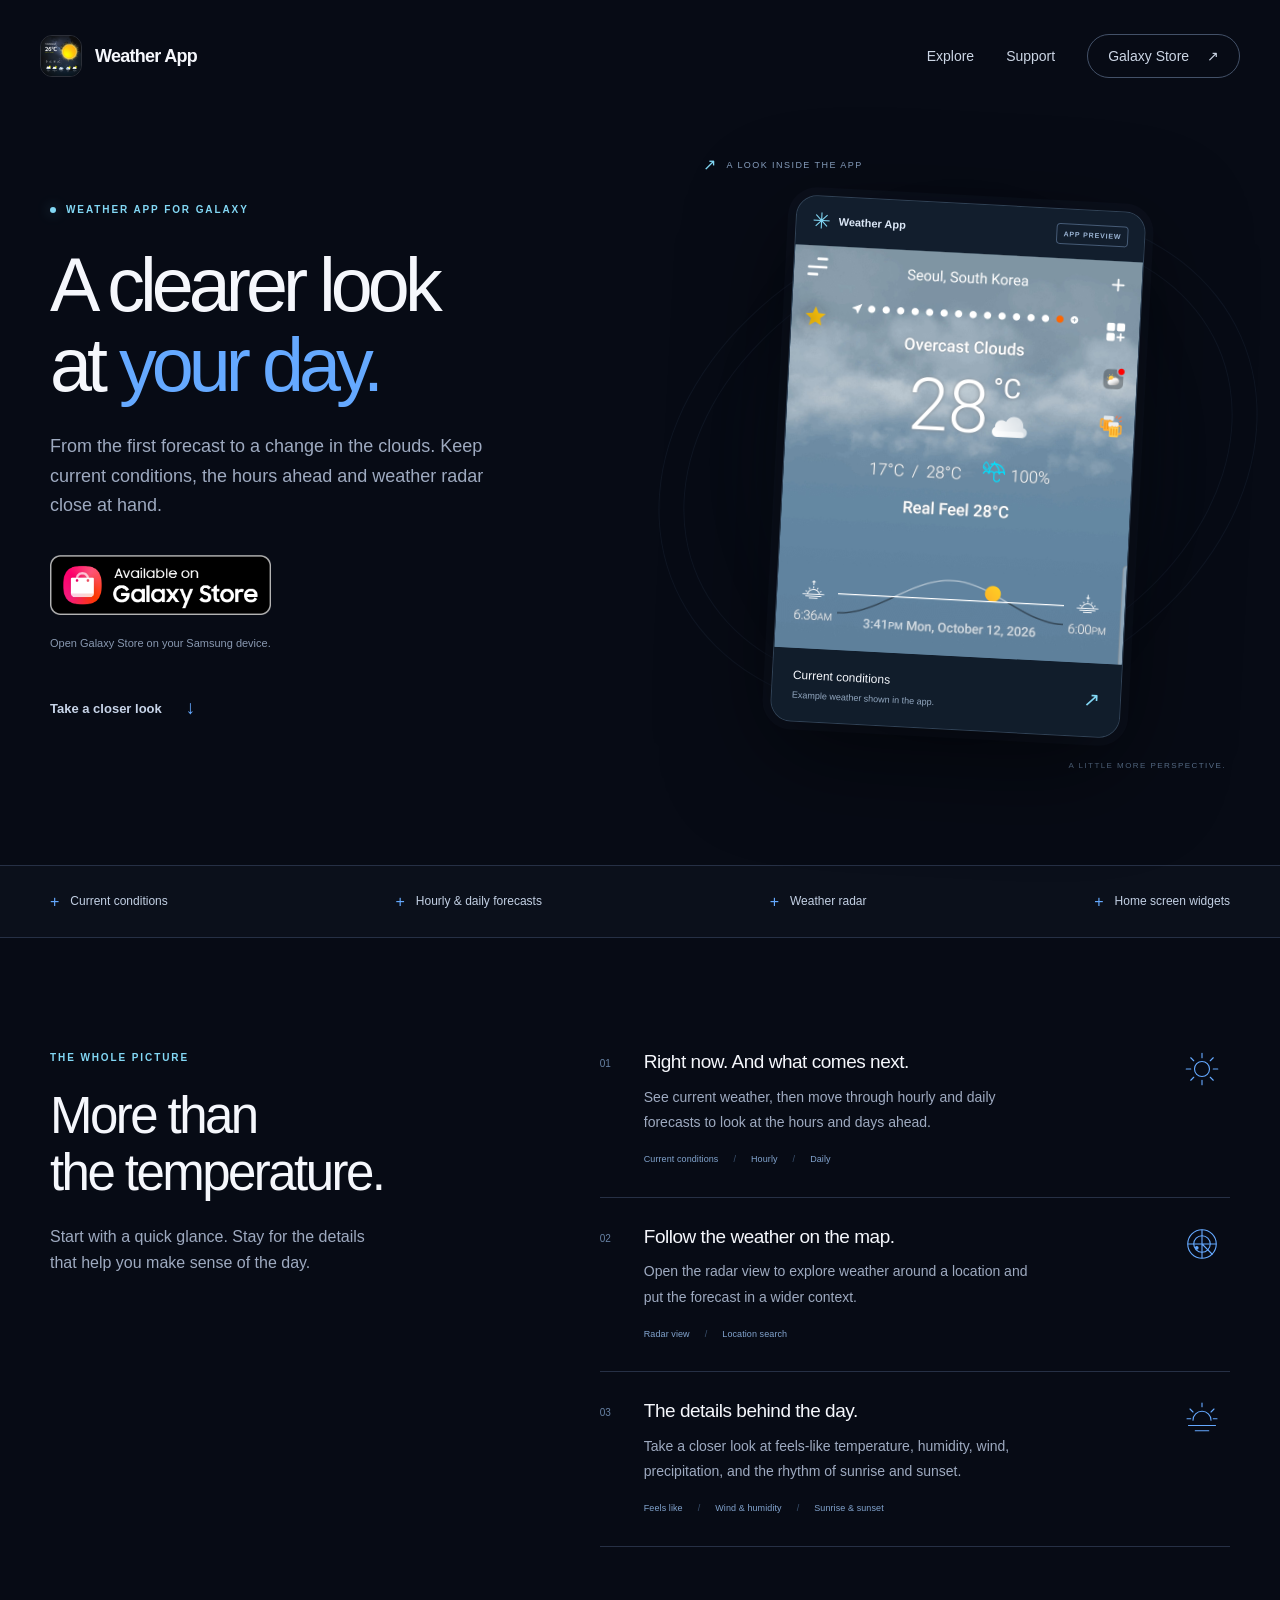
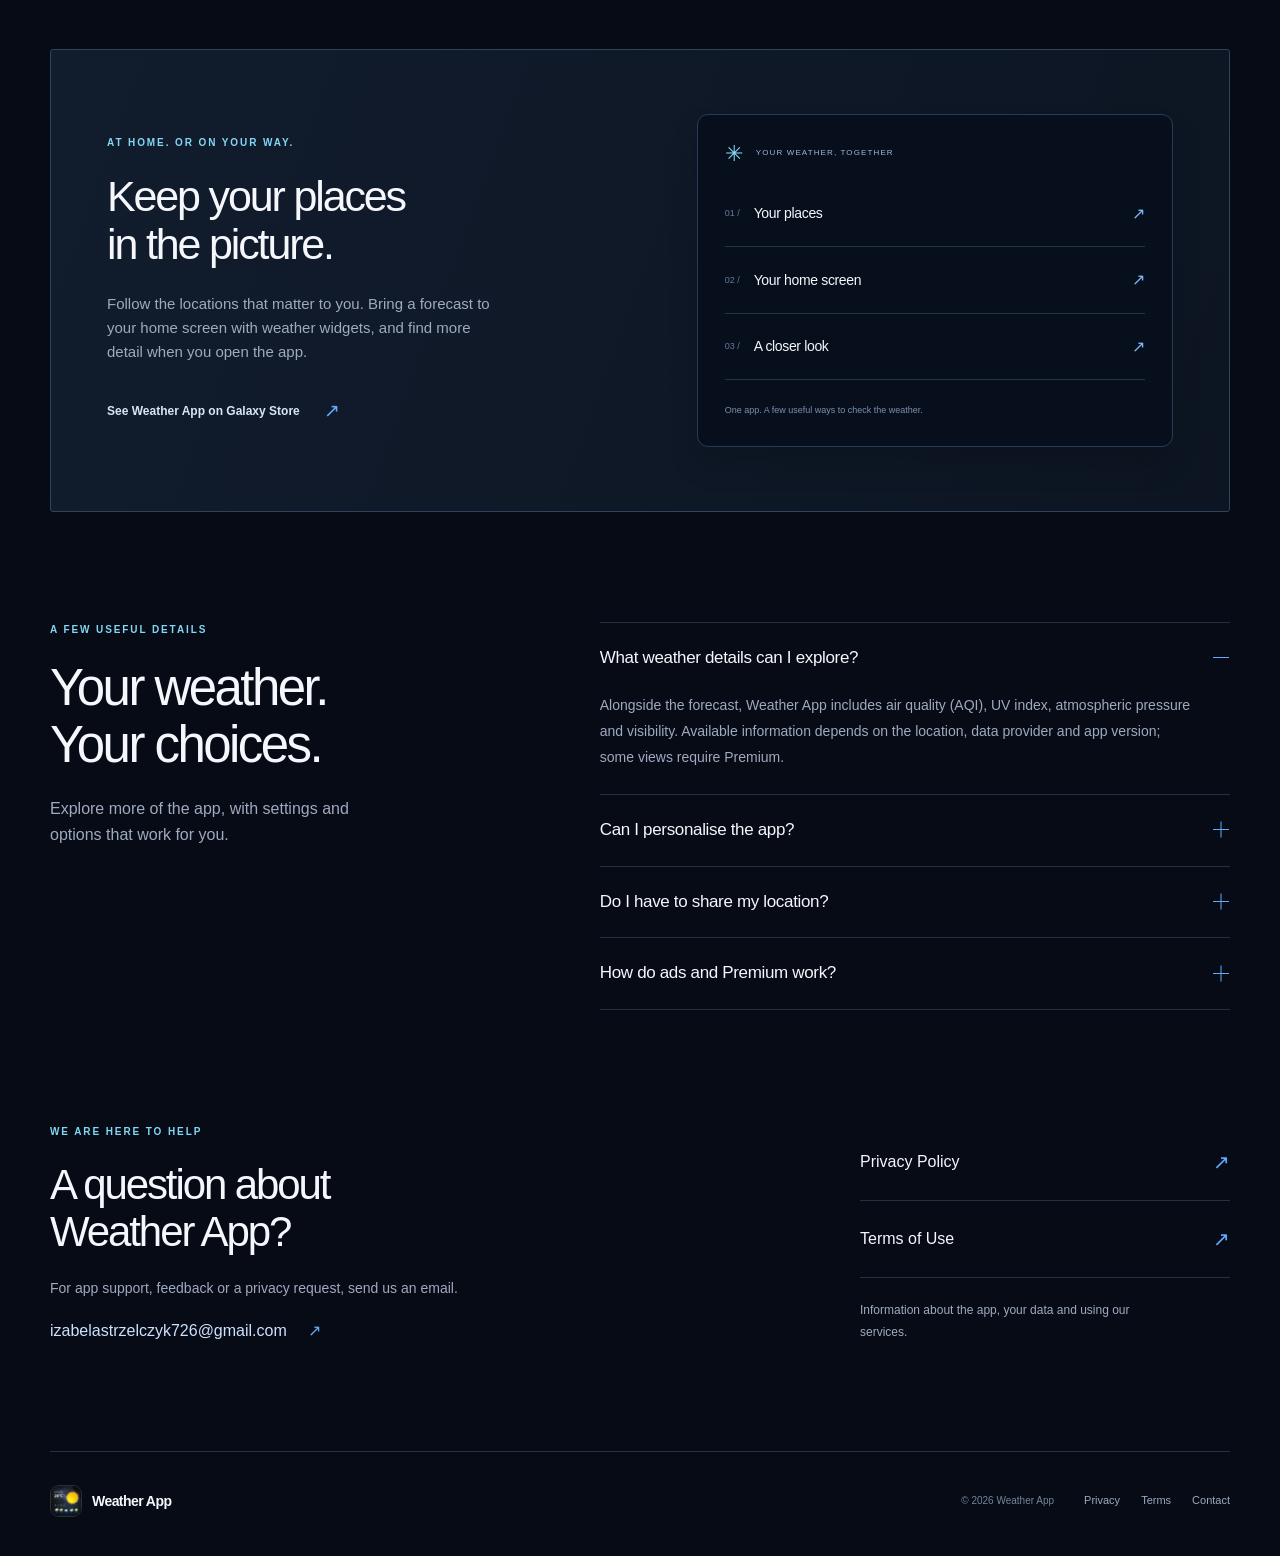
<file: index.html>
<!doctype html>
<html lang="en">
<head>
  <meta charset="utf-8">
  <meta name="viewport" content="width=device-width, initial-scale=1">
  <meta name="theme-color" content="#070b15">
  <meta name="description" content="Meet Weather App for Samsung Galaxy. Check current conditions, explore hourly and daily forecasts, and take a closer look with weather radar.">
  <meta property="og:type" content="website">
  <meta property="og:title" content="Weather App — A clearer look at your day">
  <meta property="og:description" content="Current conditions, hourly and daily forecasts, and weather radar for your Samsung Galaxy.">
  <meta property="og:url" content="https://metosapps.github.io/weather-app-galaxy/">
  <meta property="og:image" content="https://metosapps.github.io/weather-app-galaxy/assets/weather-app-icon.png">
  <title>Weather App — A clearer look at your day</title>
  <link rel="canonical" href="https://metosapps.github.io/weather-app-galaxy/">
  <link rel="icon" type="image/png" href="assets/weather-app-icon.png">
  <link rel="stylesheet" href="styles.css?v=b0fbc5aafc">
</head>
<body>
  <a class="skip-link" href="#main">Skip to content</a>
  <header class="site-header">
    <a class="brand" href="./" aria-label="Weather App home"><img src="assets/weather-app-icon.png" width="42" height="42" alt=""><span>Weather App</span></a>
    <nav class="site-nav" aria-label="Main navigation"><a href="#features">Explore</a><a href="#support">Support</a><a class="nav-download" href="https://galaxystore.samsung.com/detail/rad.galxy.weatherslive.accu.gpsweather.dailyapps.channels">Galaxy Store <span aria-hidden="true">↗</span></a></nav>
  </header>
  <main id="main">
    <section class="hero container" aria-labelledby="hero-title">
      <div class="hero-copy">
        <p class="eyebrow"><span class="status-dot" aria-hidden="true"></span> WEATHER APP FOR GALAXY</p>
        <h1 id="hero-title">A clearer look<br>at <span>your day.</span></h1>
        <p class="hero-description">From the first forecast to a change in the clouds. Keep current conditions, the hours ahead and weather radar close at hand.</p>
        <a class="store-badge" href="https://galaxystore.samsung.com/detail/rad.galxy.weatherslive.accu.gpsweather.dailyapps.channels" aria-label="View Weather App on Galaxy Store"><img src="assets/galaxy-store-badge.png" width="652" height="177" alt="Available on Galaxy Store"></a>
        <p class="download-note">Open Galaxy Store on your Samsung device.</p>
        <a class="text-link explore-link" href="#features">Take a closer look <span aria-hidden="true">↓</span></a>
      </div>
      <div class="hero-visual">
        <div class="orbit orbit-one" aria-hidden="true"></div><div class="orbit orbit-two" aria-hidden="true"></div>
        <div class="preview-label"><span aria-hidden="true">↗</span> A LOOK INSIDE THE APP</div>
        <figure class="app-preview">
          <div class="preview-topbar"><span class="mini-mark" aria-hidden="true">✳</span><span>Weather App</span><span class="preview-pill">APP PREVIEW</span></div>
          <div class="screenshot-window"><img src="assets/weather-app-preview.png" width="1440" height="3088" alt="Weather App showing Seoul, overcast conditions, current and feels-like temperatures, and sunrise and sunset times."></div>
          <figcaption><span>Current conditions</span><span class="caption-arrow" aria-hidden="true">↗</span><small>Example weather shown in the app.</small></figcaption>
        </figure>
        <span class="visual-coordinate" aria-hidden="true">A LITTLE MORE PERSPECTIVE.</span>
      </div>
    </section>
    <section class="overview-strip" aria-label="Weather at a glance">
      <div class="container overview-items"><span>Current conditions</span><span>Hourly &amp; daily forecasts</span><span>Weather radar</span><span>Home screen widgets</span></div>
    </section>
    <section class="features-section container" id="features" aria-labelledby="features-title">
      <div class="section-heading"><p class="eyebrow">THE WHOLE PICTURE</p><h2 id="features-title">More than<br>the temperature.</h2><p>Start with a quick glance. Stay for the details that help you make sense of the day.</p></div>
      <div class="feature-list">
        <article class="feature-row"><span class="feature-number">01</span><div><h3>Right now. And what comes next.</h3><p>See current weather, then move through hourly and daily forecasts to look at the hours and days ahead.</p><div class="feature-tags"><span>Current conditions</span><span>Hourly</span><span>Daily</span></div></div><svg class="feature-icon" viewBox="0 0 48 48" fill="none" aria-hidden="true"><circle cx="24" cy="24" r="10" stroke="currentColor" stroke-width="1.5"/><path d="M24 3v6m0 30v6M3 24h6m30 0h6M9 9l4 4m22 22 4 4M9 39l4-4m22-22 4-4" stroke="currentColor" stroke-width="1.5" stroke-linecap="round"/></svg></article>
        <article class="feature-row"><span class="feature-number">02</span><div><h3>Follow the weather on the map.</h3><p>Open the radar view to explore weather around a location and put the forecast in a wider context.</p><div class="feature-tags"><span>Radar view</span><span>Location search</span></div></div><svg class="feature-icon" viewBox="0 0 48 48" fill="none" aria-hidden="true"><circle cx="24" cy="24" r="19" stroke="currentColor" stroke-width="1.5"/><circle cx="24" cy="24" r="11" stroke="currentColor" stroke-width="1.5"/><path d="M24 5v19l14 14M5 24h38M24 24v19" stroke="currentColor" stroke-width="1.5"/><circle cx="17" cy="29" r="2.5" fill="currentColor"/></svg></article>
        <article class="feature-row"><span class="feature-number">03</span><div><h3>The details behind the day.</h3><p>Take a closer look at feels-like temperature, humidity, wind, precipitation, and the rhythm of sunrise and sunset.</p><div class="feature-tags"><span>Feels like</span><span>Wind &amp; humidity</span><span>Sunrise &amp; sunset</span></div></div><svg class="feature-icon" viewBox="0 0 48 48" fill="none" aria-hidden="true"><path d="M6 34h36M12 27a12 12 0 0 1 24 0M24 4v5M8 12l4 4m28-4-4 4M4 25h5m30 0h5M15 41h18" stroke="currentColor" stroke-width="1.5" stroke-linecap="round"/></svg></article>
      </div>
    </section>
    <section class="everyday-section container" aria-labelledby="everyday-title">
      <div class="everyday-copy"><p class="eyebrow">AT HOME. OR ON YOUR WAY.</p><h2 id="everyday-title">Keep your places<br>in the picture.</h2><p>Follow the locations that matter to you. Bring a forecast to your home screen with weather widgets, and find more detail when you open the app.</p><a class="text-link" href="https://galaxystore.samsung.com/detail/rad.galxy.weatherslive.accu.gpsweather.dailyapps.channels">See Weather App on Galaxy Store <span aria-hidden="true">↗</span></a></div>
      <div class="details-graphic" aria-label="Weather App features: locations, forecast widgets, and weather details">
        <div class="graphic-heading"><span class="mini-mark" aria-hidden="true">✳</span><span>YOUR WEATHER, TOGETHER</span></div>
        <div class="graphic-row"><span class="graphic-index">01 /</span><strong>Your places</strong><span aria-hidden="true">↗</span></div>
        <div class="graphic-row"><span class="graphic-index">02 /</span><strong>Your home screen</strong><span aria-hidden="true">↗</span></div>
        <div class="graphic-row"><span class="graphic-index">03 /</span><strong>A closer look</strong><span aria-hidden="true">↗</span></div>
        <p>One app. A few useful ways to check the weather.</p>
      </div>
    </section>
    <section class="faq-section container" id="details" aria-labelledby="details-title">
      <div class="section-heading"><p class="eyebrow">A FEW USEFUL DETAILS</p><h2 id="details-title">Your weather.<br>Your choices.</h2><p>Explore more of the app, with settings and options that work for you.</p></div>
      <div class="faq-list">
        <details open><summary>What weather details can I explore?<span class="faq-toggle" aria-hidden="true"></span></summary><div class="faq-answer"><p>Alongside the forecast, Weather App includes air quality (AQI), UV index, atmospheric pressure and visibility. Available information depends on the location, data provider and app version; some views require Premium.</p></div></details>
        <details><summary>Can I personalise the app?<span class="faq-toggle" aria-hidden="true"></span></summary><div class="faq-answer"><p>Choose your preferred weather units and a supported language in the app settings. You can also adjust weather notification settings and control notification permission in Android.</p></div></details>
        <details><summary>Do I have to share my location?<span class="faq-toggle" aria-hidden="true"></span></summary><div class="faq-answer"><p>You can decline location permission and search for places manually where supported. Detecting your current location needs location access. Forecast updates for saved places use the selected places’ coordinates. You can change permissions in Android settings. Our <a href="privacy.html">Privacy Policy</a> explains how location and other information are used.</p></div></details>
        <details><summary>How do ads and Premium work?<span class="faq-toggle" aria-hidden="true"></span></summary><div class="faq-answer"><p>The free version includes ads. Verified Premium access removes in-app advertising and unlocks the features described on the purchase screen.</p><p>Available Premium plans and prices appear in the app and Galaxy Store before purchase; offers vary by version and region. Review the payment and renewal details before confirming. See the <a href="terms.html">Terms of Use</a> for more about purchases.</p></div></details>
      </div>
    </section>
    <section class="support-section container" id="support" aria-labelledby="support-title">
      <div><p class="eyebrow">WE ARE HERE TO HELP</p><h2 id="support-title">A question about<br>Weather App?</h2><p>For app support, feedback or a privacy request, send us an email.</p><a class="support-email" href="mailto:izabelastrzelczyk726@gmail.com">izabelastrzelczyk726@gmail.com <span aria-hidden="true">↗</span></a></div>
      <div class="support-links"><a href="privacy.html"><span>Privacy Policy</span><span aria-hidden="true">↗</span></a><a href="terms.html"><span>Terms of Use</span><span aria-hidden="true">↗</span></a><p>Information about the app, your data and using our services.</p></div>
    </section>
  </main>
  <footer class="site-footer container"><a class="brand" href="./"><img src="assets/weather-app-icon.png" width="32" height="32" alt=""><span>Weather App</span></a><p>© 2026 Weather App</p><nav aria-label="Footer navigation"><a href="privacy.html">Privacy</a><a href="terms.html">Terms</a><a href="mailto:izabelastrzelczyk726@gmail.com">Contact</a></nav></footer>
</body>
</html>
</file>
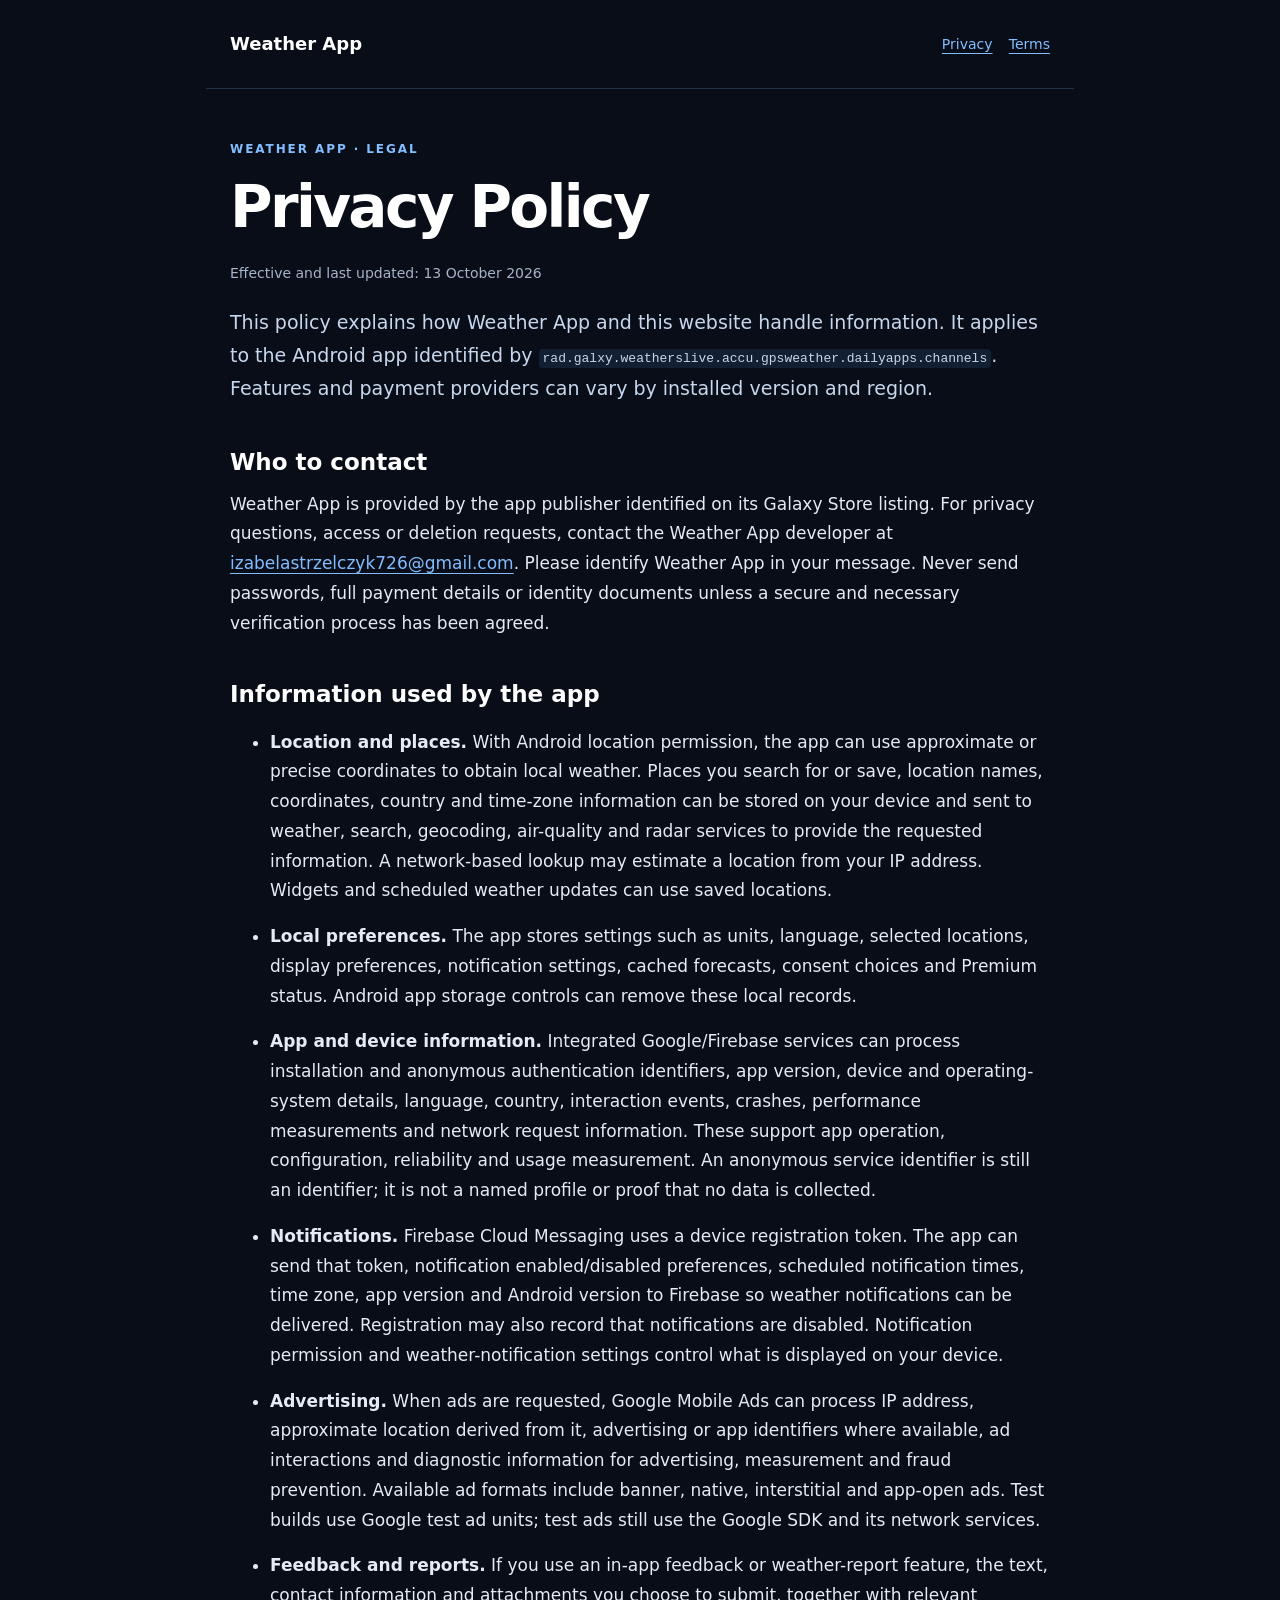
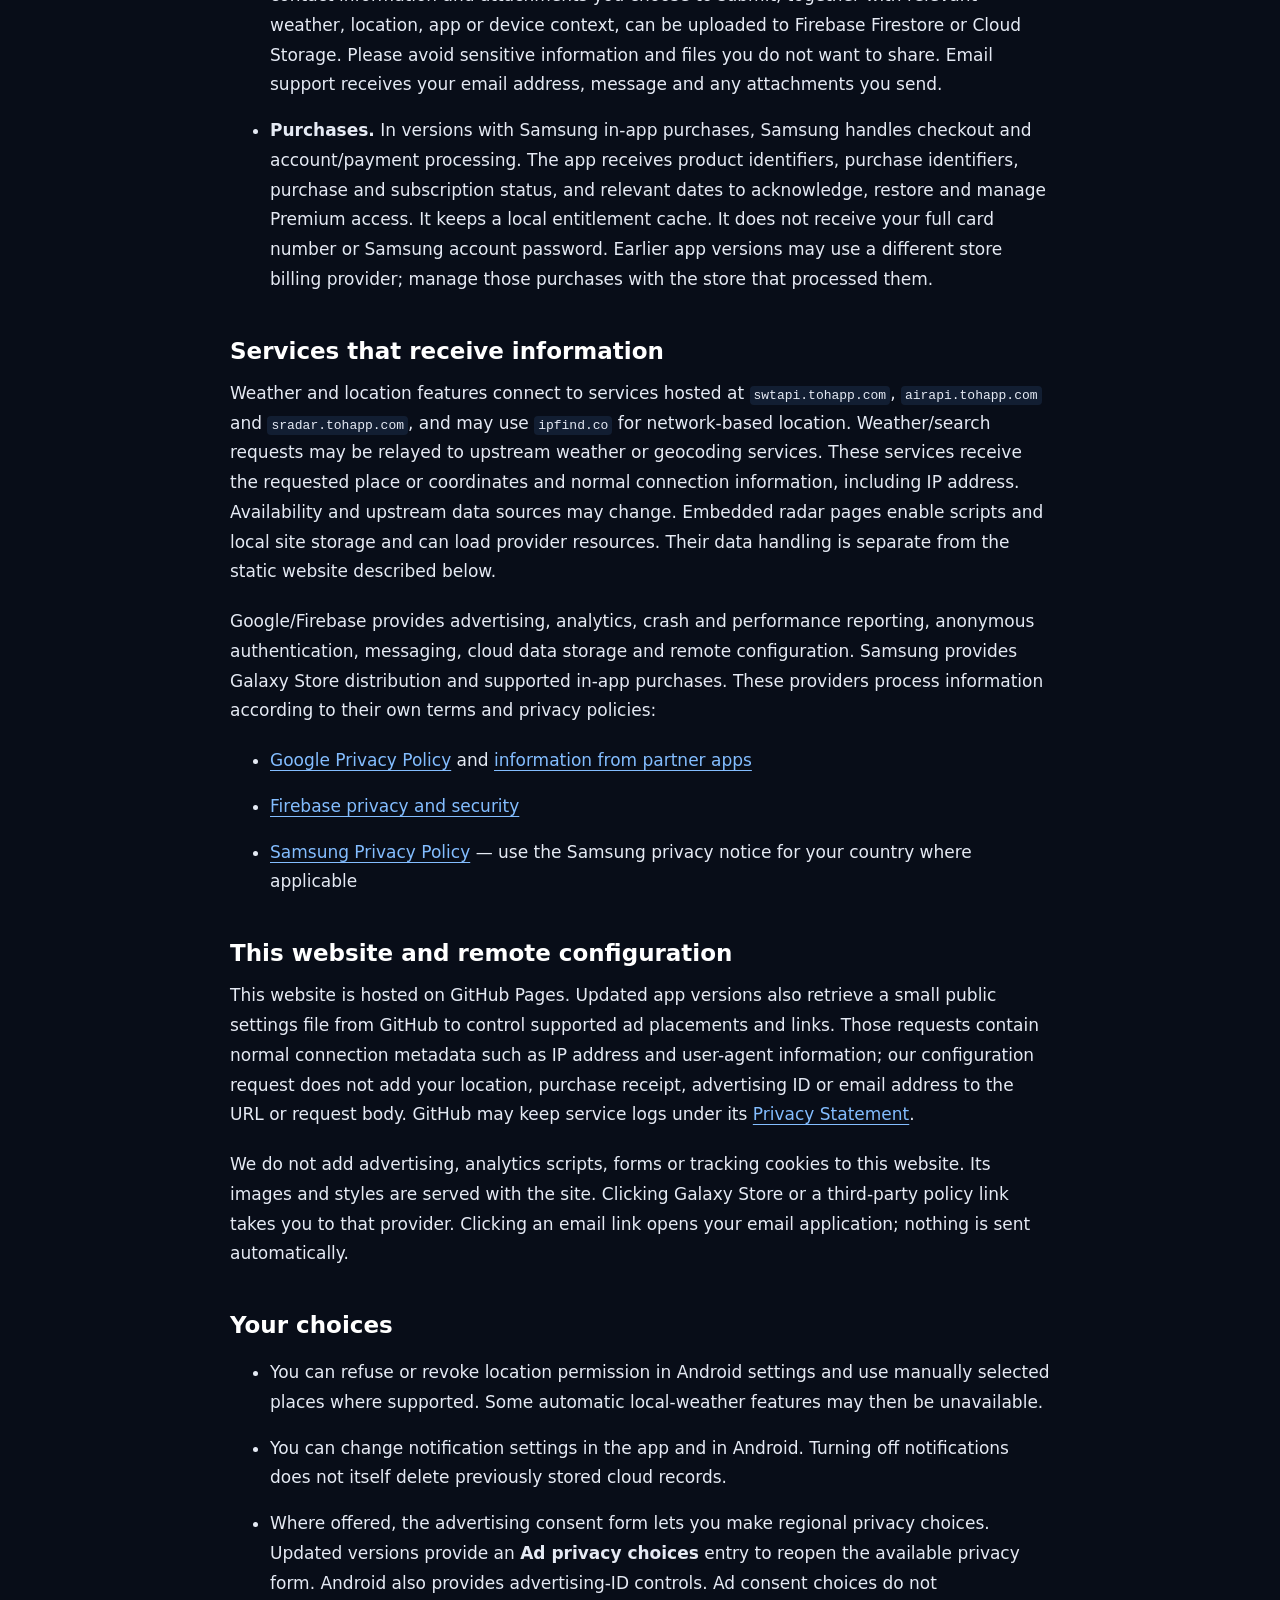
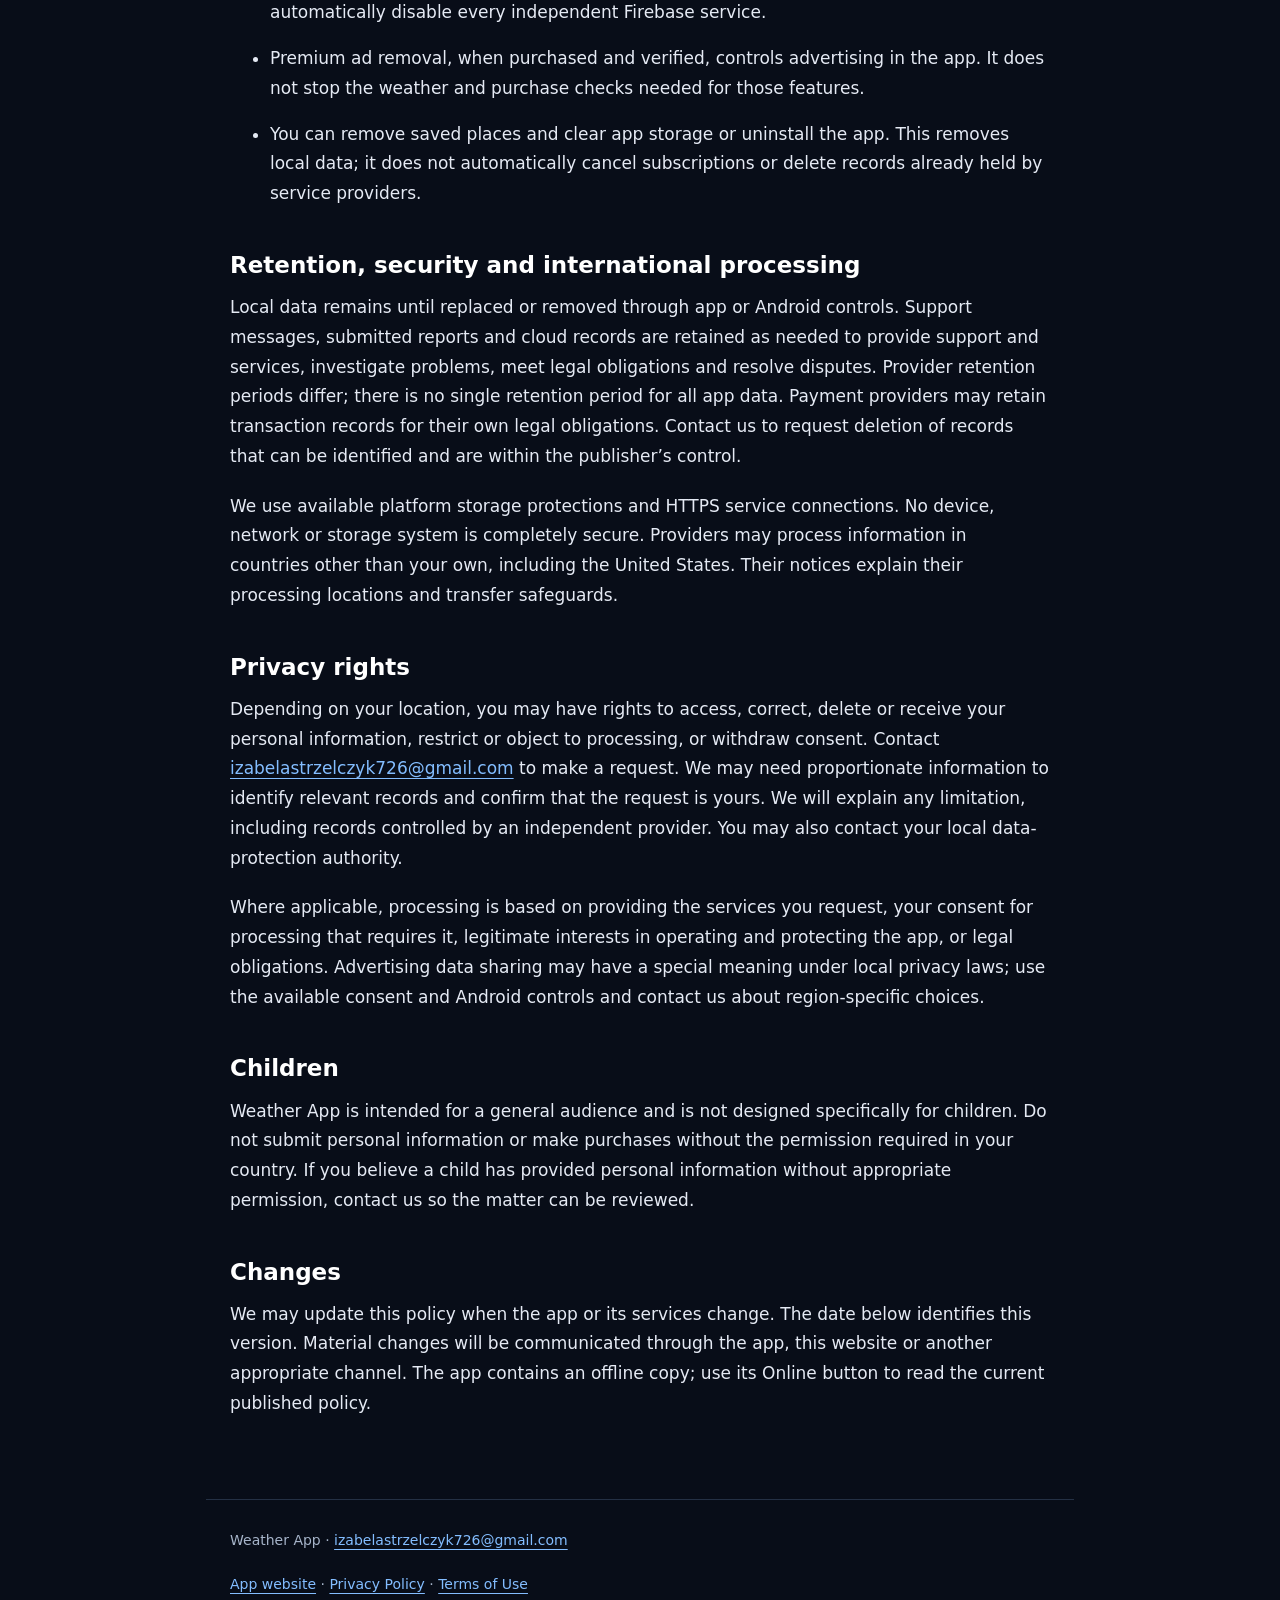
<file: privacy.html>
<!doctype html>
<html lang="en"><head><meta charset="utf-8"><meta name="viewport" content="width=device-width,initial-scale=1"><meta name="theme-color" content="#080d18"><meta name="description" content="Privacy Policy for Weather App for Samsung Galaxy. Contact, data practices and your choices."><meta http-equiv="Content-Security-Policy" content="default-src 'none'; style-src 'unsafe-inline'; img-src 'self'; base-uri 'none'; form-action 'none'"><title>Privacy Policy — Weather App</title><link rel="canonical" href="https://metosapps.github.io/weather-app-galaxy/privacy.html"><style>html{color-scheme:dark}body{margin:0;background:#080d18;color:#e5eaf4;font:17px/1.75 system-ui,-apple-system,BlinkMacSystemFont,"Segoe UI",sans-serif}a{color:#83bdff;text-underline-offset:4px}a:focus-visible{outline:2px solid #83bdff;outline-offset:5px}header,main,footer{max-width:820px;margin:auto;padding:28px 24px}header{display:flex;align-items:center;justify-content:space-between;gap:20px;border-bottom:1px solid #243044}header a{font-size:14px}.brand{font-size:18px;font-weight:750;color:#fff;text-decoration:none}main{padding-top:50px;padding-bottom:60px}h1{font-size:clamp(34px,7vw,58px);letter-spacing:-.045em;line-height:1.1;color:#fff;margin:16px 0 22px}h2{font-size:23px;line-height:1.4;color:#fff;margin:40px 0 12px}p{margin:0 0 20px}.lead{font-size:19px;color:#c7d7ed}.eyebrow{color:#83bdff;font-size:12px;font-weight:700;letter-spacing:.16em;text-transform:uppercase}li{margin-bottom:16px}code{font:13px/1.5 ui-monospace,monospace;overflow-wrap:anywhere;background:#121e32;padding:2px 4px;border-radius:4px}a{overflow-wrap:anywhere}footer{border-top:1px solid #243044;color:#a6b4c9;font-size:14px}.meta{color:#a6b4c9;font-size:14px}@media(max-width:420px){header,main,footer{padding-left:20px;padding-right:20px}body{font-size:16px}ul{padding-left:22px}}</style></head><body>
<header><a class="brand" href="./">Weather App</a><nav aria-label="Legal navigation"><a href="privacy.html">Privacy</a> &nbsp; <a href="terms.html">Terms</a></nav></header>
<main><div class="eyebrow">Weather App · Legal</div><h1>Privacy Policy</h1><p class="meta">Effective and last updated: <time datetime="2026-10-13">13 October 2026</time></p>
<p class="lead">This policy explains how Weather App and this website handle information. It applies to the Android app identified by <code>rad.galxy.weatherslive.accu.gpsweather.dailyapps.channels</code>. Features and payment providers can vary by installed version and region.</p>
<h2>Who to contact</h2>
<p>Weather App is provided by the app publisher identified on its Galaxy Store listing. For privacy questions, access or deletion requests, contact the Weather App developer at <a href="mailto:izabelastrzelczyk726@gmail.com">izabelastrzelczyk726@gmail.com</a>. Please identify Weather App in your message. Never send passwords, full payment details or identity documents unless a secure and necessary verification process has been agreed.</p>
<h2>Information used by the app</h2>
<ul>
<li><strong>Location and places.</strong> With Android location permission, the app can use approximate or precise coordinates to obtain local weather. Places you search for or save, location names, coordinates, country and time-zone information can be stored on your device and sent to weather, search, geocoding, air-quality and radar services to provide the requested information. A network-based lookup may estimate a location from your IP address. Widgets and scheduled weather updates can use saved locations.</li>
<li><strong>Local preferences.</strong> The app stores settings such as units, language, selected locations, display preferences, notification settings, cached forecasts, consent choices and Premium status. Android app storage controls can remove these local records.</li>
<li><strong>App and device information.</strong> Integrated Google/Firebase services can process installation and anonymous authentication identifiers, app version, device and operating-system details, language, country, interaction events, crashes, performance measurements and network request information. These support app operation, configuration, reliability and usage measurement. An anonymous service identifier is still an identifier; it is not a named profile or proof that no data is collected.</li>
<li><strong>Notifications.</strong> Firebase Cloud Messaging uses a device registration token. The app can send that token, notification enabled/disabled preferences, scheduled notification times, time zone, app version and Android version to Firebase so weather notifications can be delivered. Registration may also record that notifications are disabled. Notification permission and weather-notification settings control what is displayed on your device.</li>
<li><strong>Advertising.</strong> When ads are requested, Google Mobile Ads can process IP address, approximate location derived from it, advertising or app identifiers where available, ad interactions and diagnostic information for advertising, measurement and fraud prevention. Available ad formats include banner, native, interstitial and app-open ads. Test builds use Google test ad units; test ads still use the Google SDK and its network services.</li>
<li><strong>Feedback and reports.</strong> If you use an in-app feedback or weather-report feature, the text, contact information and attachments you choose to submit, together with relevant weather, location, app or device context, can be uploaded to Firebase Firestore or Cloud Storage. Please avoid sensitive information and files you do not want to share. Email support receives your email address, message and any attachments you send.</li>
<li><strong>Purchases.</strong> In versions with Samsung in-app purchases, Samsung handles checkout and account/payment processing. The app receives product identifiers, purchase identifiers, purchase and subscription status, and relevant dates to acknowledge, restore and manage Premium access. It keeps a local entitlement cache. It does not receive your full card number or Samsung account password. Earlier app versions may use a different store billing provider; manage those purchases with the store that processed them.</li>
</ul>
<h2>Services that receive information</h2>
<p>Weather and location features connect to services hosted at <code>swtapi.tohapp.com</code>, <code>airapi.tohapp.com</code> and <code>sradar.tohapp.com</code>, and may use <code>ipfind.co</code> for network-based location. Weather/search requests may be relayed to upstream weather or geocoding services. These services receive the requested place or coordinates and normal connection information, including IP address. Availability and upstream data sources may change. Embedded radar pages enable scripts and local site storage and can load provider resources. Their data handling is separate from the static website described below.</p>
<p>Google/Firebase provides advertising, analytics, crash and performance reporting, anonymous authentication, messaging, cloud data storage and remote configuration. Samsung provides Galaxy Store distribution and supported in-app purchases. These providers process information according to their own terms and privacy policies:</p>
<ul>
<li><a href="https://policies.google.com/privacy">Google Privacy Policy</a> and <a href="https://policies.google.com/technologies/partner-sites">information from partner apps</a></li>
<li><a href="https://firebase.google.com/support/privacy">Firebase privacy and security</a></li>
<li><a href="https://www.samsung.com/us/account/privacy-policy/">Samsung Privacy Policy</a> — use the Samsung privacy notice for your country where applicable</li>
</ul>
<h2>This website and remote configuration</h2>
<p>This website is hosted on GitHub Pages. Updated app versions also retrieve a small public settings file from GitHub to control supported ad placements and links. Those requests contain normal connection metadata such as IP address and user-agent information; our configuration request does not add your location, purchase receipt, advertising ID or email address to the URL or request body. GitHub may keep service logs under its <a href="https://docs.github.com/en/site-policy/privacy-policies/github-general-privacy-statement">Privacy Statement</a>.</p>
<p>We do not add advertising, analytics scripts, forms or tracking cookies to this website. Its images and styles are served with the site. Clicking Galaxy Store or a third-party policy link takes you to that provider. Clicking an email link opens your email application; nothing is sent automatically.</p>
<h2>Your choices</h2>
<ul>
<li>You can refuse or revoke location permission in Android settings and use manually selected places where supported. Some automatic local-weather features may then be unavailable.</li>
<li>You can change notification settings in the app and in Android. Turning off notifications does not itself delete previously stored cloud records.</li>
<li>Where offered, the advertising consent form lets you make regional privacy choices. Updated versions provide an <strong>Ad privacy choices</strong> entry to reopen the available privacy form. Android also provides advertising-ID controls. Ad consent choices do not automatically disable every independent Firebase service.</li>
<li>Premium ad removal, when purchased and verified, controls advertising in the app. It does not stop the weather and purchase checks needed for those features.</li>
<li>You can remove saved places and clear app storage or uninstall the app. This removes local data; it does not automatically cancel subscriptions or delete records already held by service providers.</li>
</ul>
<h2>Retention, security and international processing</h2>
<p>Local data remains until replaced or removed through app or Android controls. Support messages, submitted reports and cloud records are retained as needed to provide support and services, investigate problems, meet legal obligations and resolve disputes. Provider retention periods differ; there is no single retention period for all app data. Payment providers may retain transaction records for their own legal obligations. Contact us to request deletion of records that can be identified and are within the publisher’s control.</p>
<p>We use available platform storage protections and HTTPS service connections. No device, network or storage system is completely secure. Providers may process information in countries other than your own, including the United States. Their notices explain their processing locations and transfer safeguards.</p>
<h2>Privacy rights</h2>
<p>Depending on your location, you may have rights to access, correct, delete or receive your personal information, restrict or object to processing, or withdraw consent. Contact <a href="mailto:izabelastrzelczyk726@gmail.com">izabelastrzelczyk726@gmail.com</a> to make a request. We may need proportionate information to identify relevant records and confirm that the request is yours. We will explain any limitation, including records controlled by an independent provider. You may also contact your local data-protection authority.</p>
<p>Where applicable, processing is based on providing the services you request, your consent for processing that requires it, legitimate interests in operating and protecting the app, or legal obligations. Advertising data sharing may have a special meaning under local privacy laws; use the available consent and Android controls and contact us about region-specific choices.</p>
<h2>Children</h2>
<p>Weather App is intended for a general audience and is not designed specifically for children. Do not submit personal information or make purchases without the permission required in your country. If you believe a child has provided personal information without appropriate permission, contact us so the matter can be reviewed.</p>
<h2>Changes</h2>
<p>We may update this policy when the app or its services change. The date below identifies this version. Material changes will be communicated through the app, this website or another appropriate channel. The app contains an offline copy; use its Online button to read the current published policy.</p>
</main>
<footer><p>Weather App · <a href="mailto:izabelastrzelczyk726@gmail.com">izabelastrzelczyk726@gmail.com</a></p><p><a href="./">App website</a> · <a href="privacy.html">Privacy Policy</a> · <a href="terms.html">Terms of Use</a></p></footer></body></html>
</file>
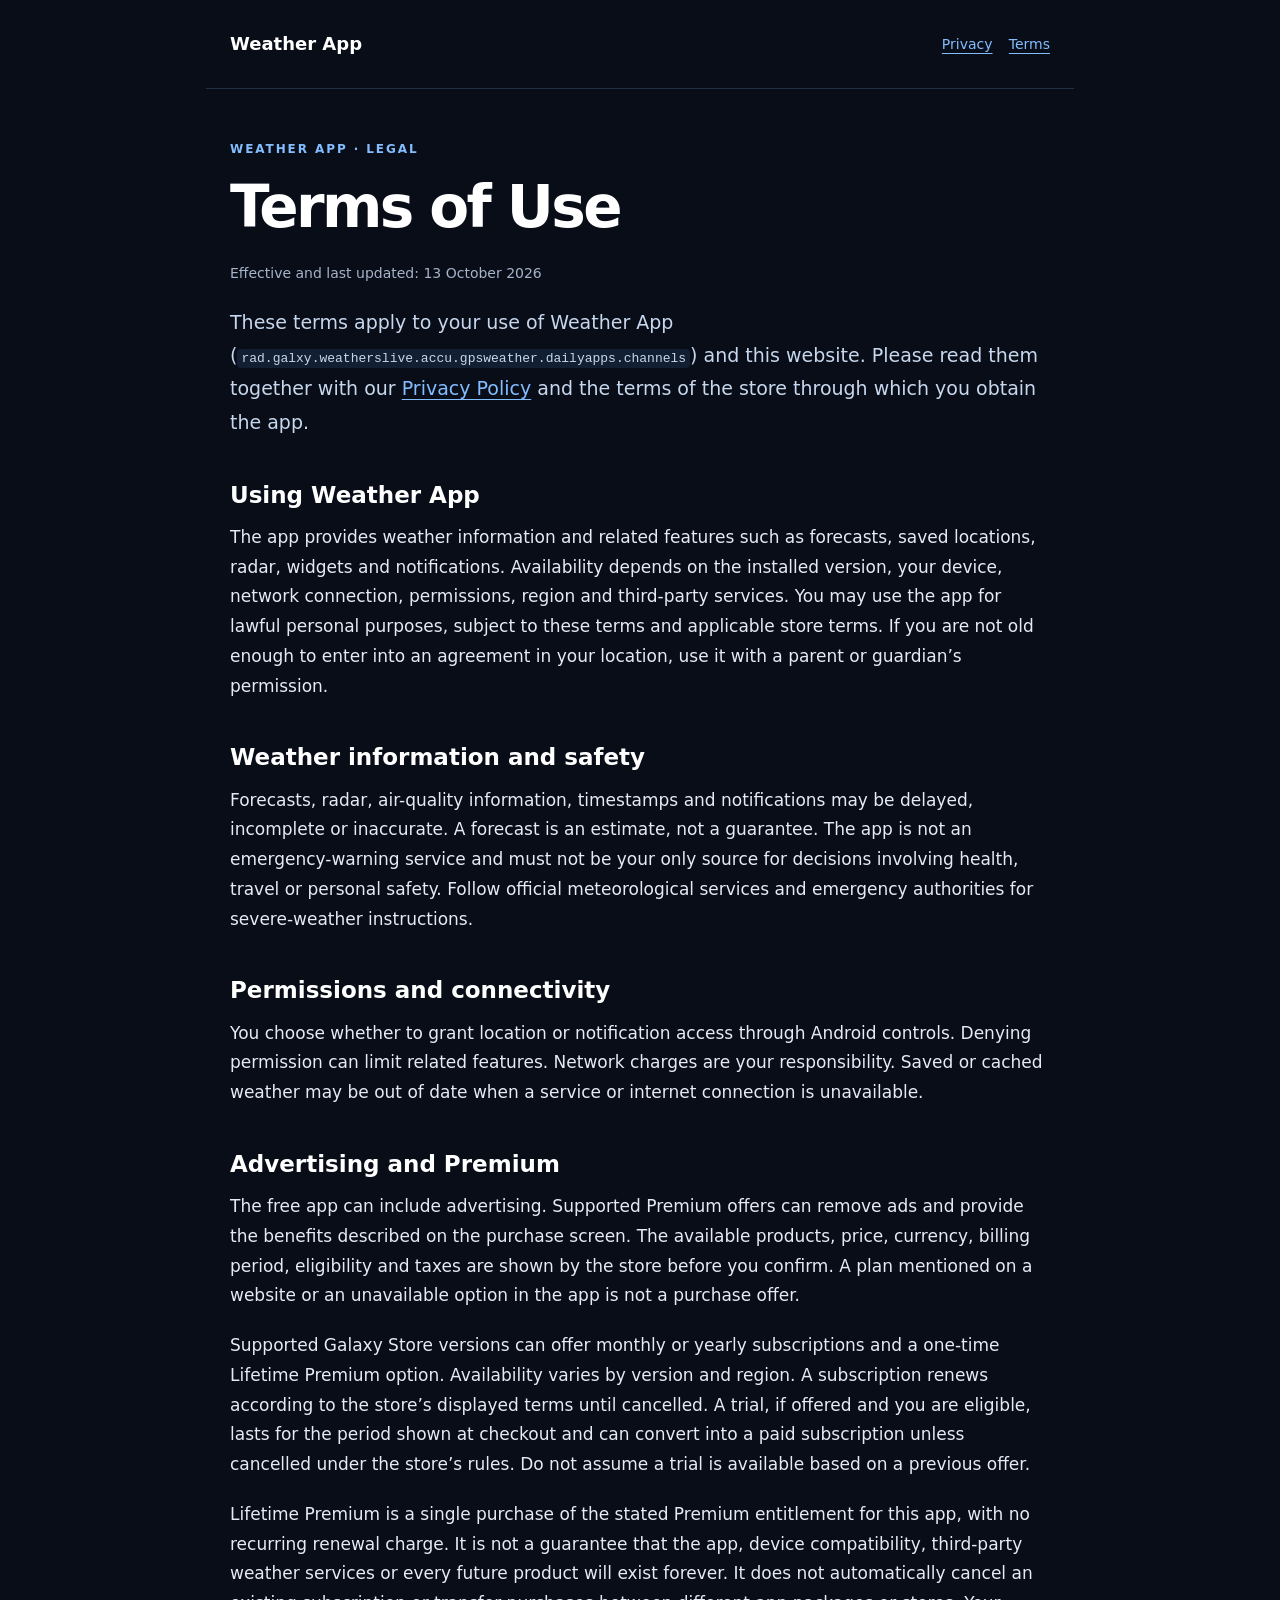
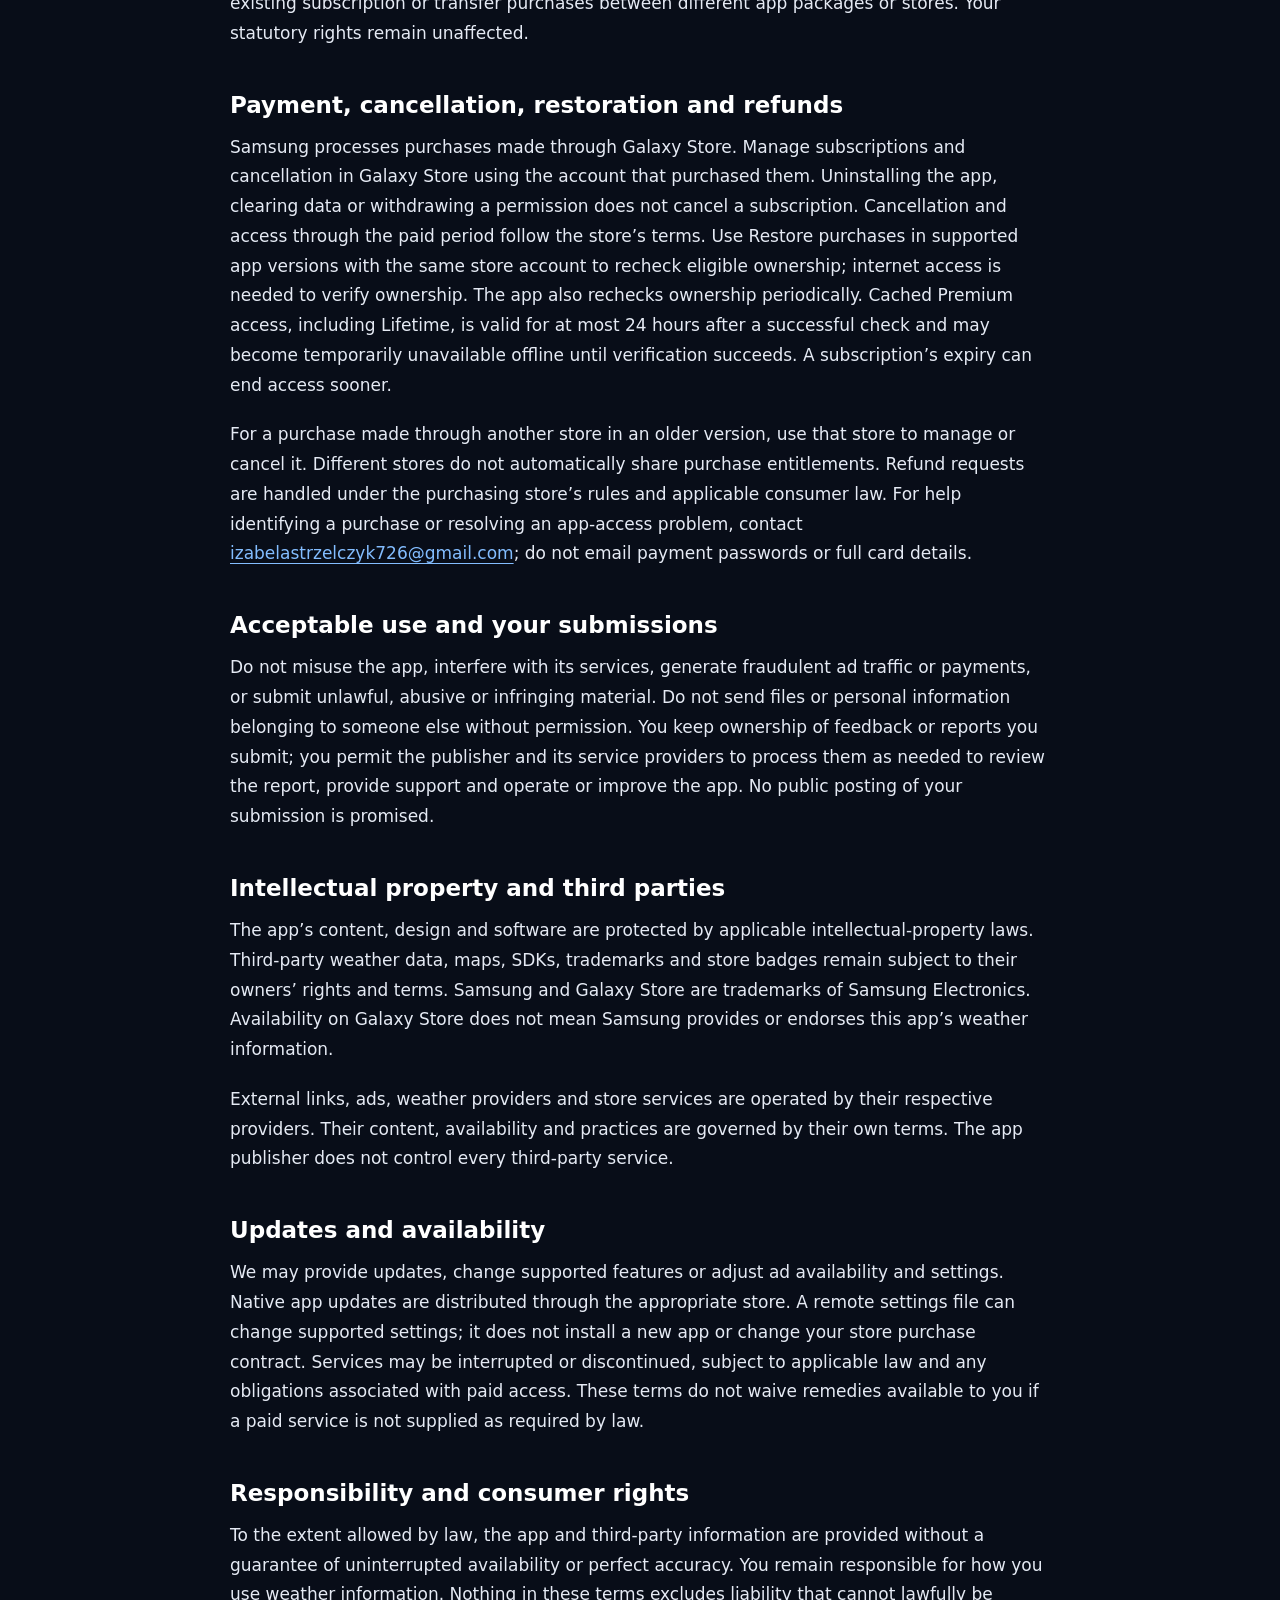
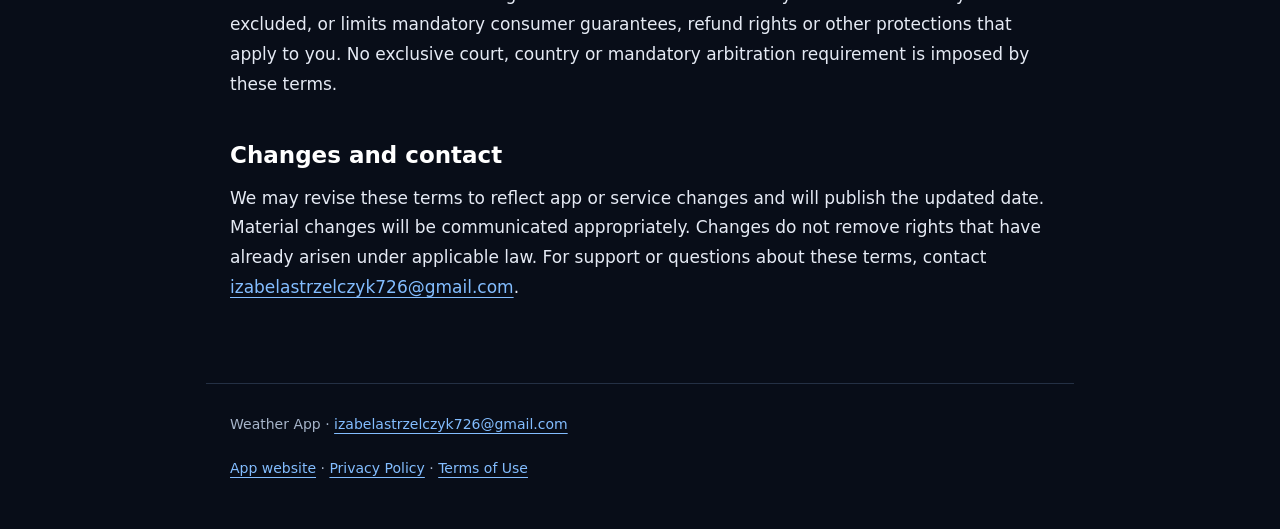
<file: terms.html>
<!doctype html>
<html lang="en"><head><meta charset="utf-8"><meta name="viewport" content="width=device-width,initial-scale=1"><meta name="theme-color" content="#080d18"><meta name="description" content="Terms of Use for Weather App for Samsung Galaxy. Contact, data practices and your choices."><meta http-equiv="Content-Security-Policy" content="default-src 'none'; style-src 'unsafe-inline'; img-src 'self'; base-uri 'none'; form-action 'none'"><title>Terms of Use — Weather App</title><link rel="canonical" href="https://metosapps.github.io/weather-app-galaxy/terms.html"><style>html{color-scheme:dark}body{margin:0;background:#080d18;color:#e5eaf4;font:17px/1.75 system-ui,-apple-system,BlinkMacSystemFont,"Segoe UI",sans-serif}a{color:#83bdff;text-underline-offset:4px}a:focus-visible{outline:2px solid #83bdff;outline-offset:5px}header,main,footer{max-width:820px;margin:auto;padding:28px 24px}header{display:flex;align-items:center;justify-content:space-between;gap:20px;border-bottom:1px solid #243044}header a{font-size:14px}.brand{font-size:18px;font-weight:750;color:#fff;text-decoration:none}main{padding-top:50px;padding-bottom:60px}h1{font-size:clamp(34px,7vw,58px);letter-spacing:-.045em;line-height:1.1;color:#fff;margin:16px 0 22px}h2{font-size:23px;line-height:1.4;color:#fff;margin:40px 0 12px}p{margin:0 0 20px}.lead{font-size:19px;color:#c7d7ed}.eyebrow{color:#83bdff;font-size:12px;font-weight:700;letter-spacing:.16em;text-transform:uppercase}li{margin-bottom:16px}code{font:13px/1.5 ui-monospace,monospace;overflow-wrap:anywhere;background:#121e32;padding:2px 4px;border-radius:4px}a{overflow-wrap:anywhere}footer{border-top:1px solid #243044;color:#a6b4c9;font-size:14px}.meta{color:#a6b4c9;font-size:14px}@media(max-width:420px){header,main,footer{padding-left:20px;padding-right:20px}body{font-size:16px}ul{padding-left:22px}}</style></head><body>
<header><a class="brand" href="./">Weather App</a><nav aria-label="Legal navigation"><a href="privacy.html">Privacy</a> &nbsp; <a href="terms.html">Terms</a></nav></header>
<main><div class="eyebrow">Weather App · Legal</div><h1>Terms of Use</h1><p class="meta">Effective and last updated: <time datetime="2026-10-13">13 October 2026</time></p>
<p class="lead">These terms apply to your use of Weather App (<code>rad.galxy.weatherslive.accu.gpsweather.dailyapps.channels</code>) and this website. Please read them together with our <a href="privacy.html">Privacy Policy</a> and the terms of the store through which you obtain the app.</p>
<h2>Using Weather App</h2>
<p>The app provides weather information and related features such as forecasts, saved locations, radar, widgets and notifications. Availability depends on the installed version, your device, network connection, permissions, region and third-party services. You may use the app for lawful personal purposes, subject to these terms and applicable store terms. If you are not old enough to enter into an agreement in your location, use it with a parent or guardian’s permission.</p>
<h2>Weather information and safety</h2>
<p>Forecasts, radar, air-quality information, timestamps and notifications may be delayed, incomplete or inaccurate. A forecast is an estimate, not a guarantee. The app is not an emergency-warning service and must not be your only source for decisions involving health, travel or personal safety. Follow official meteorological services and emergency authorities for severe-weather instructions.</p>
<h2>Permissions and connectivity</h2>
<p>You choose whether to grant location or notification access through Android controls. Denying permission can limit related features. Network charges are your responsibility. Saved or cached weather may be out of date when a service or internet connection is unavailable.</p>
<h2>Advertising and Premium</h2>
<p>The free app can include advertising. Supported Premium offers can remove ads and provide the benefits described on the purchase screen. The available products, price, currency, billing period, eligibility and taxes are shown by the store before you confirm. A plan mentioned on a website or an unavailable option in the app is not a purchase offer.</p>
<p>Supported Galaxy Store versions can offer monthly or yearly subscriptions and a one-time Lifetime Premium option. Availability varies by version and region. A subscription renews according to the store’s displayed terms until cancelled. A trial, if offered and you are eligible, lasts for the period shown at checkout and can convert into a paid subscription unless cancelled under the store’s rules. Do not assume a trial is available based on a previous offer.</p>
<p>Lifetime Premium is a single purchase of the stated Premium entitlement for this app, with no recurring renewal charge. It is not a guarantee that the app, device compatibility, third-party weather services or every future product will exist forever. It does not automatically cancel an existing subscription or transfer purchases between different app packages or stores. Your statutory rights remain unaffected.</p>
<h2>Payment, cancellation, restoration and refunds</h2>
<p>Samsung processes purchases made through Galaxy Store. Manage subscriptions and cancellation in Galaxy Store using the account that purchased them. Uninstalling the app, clearing data or withdrawing a permission does not cancel a subscription. Cancellation and access through the paid period follow the store’s terms. Use Restore purchases in supported app versions with the same store account to recheck eligible ownership; internet access is needed to verify ownership. The app also rechecks ownership periodically. Cached Premium access, including Lifetime, is valid for at most 24 hours after a successful check and may become temporarily unavailable offline until verification succeeds. A subscription’s expiry can end access sooner.</p>
<p>For a purchase made through another store in an older version, use that store to manage or cancel it. Different stores do not automatically share purchase entitlements. Refund requests are handled under the purchasing store’s rules and applicable consumer law. For help identifying a purchase or resolving an app-access problem, contact <a href="mailto:izabelastrzelczyk726@gmail.com">izabelastrzelczyk726@gmail.com</a>; do not email payment passwords or full card details.</p>
<h2>Acceptable use and your submissions</h2>
<p>Do not misuse the app, interfere with its services, generate fraudulent ad traffic or payments, or submit unlawful, abusive or infringing material. Do not send files or personal information belonging to someone else without permission. You keep ownership of feedback or reports you submit; you permit the publisher and its service providers to process them as needed to review the report, provide support and operate or improve the app. No public posting of your submission is promised.</p>
<h2>Intellectual property and third parties</h2>
<p>The app’s content, design and software are protected by applicable intellectual-property laws. Third-party weather data, maps, SDKs, trademarks and store badges remain subject to their owners’ rights and terms. Samsung and Galaxy Store are trademarks of Samsung Electronics. Availability on Galaxy Store does not mean Samsung provides or endorses this app’s weather information.</p>
<p>External links, ads, weather providers and store services are operated by their respective providers. Their content, availability and practices are governed by their own terms. The app publisher does not control every third-party service.</p>
<h2>Updates and availability</h2>
<p>We may provide updates, change supported features or adjust ad availability and settings. Native app updates are distributed through the appropriate store. A remote settings file can change supported settings; it does not install a new app or change your store purchase contract. Services may be interrupted or discontinued, subject to applicable law and any obligations associated with paid access. These terms do not waive remedies available to you if a paid service is not supplied as required by law.</p>
<h2>Responsibility and consumer rights</h2>
<p>To the extent allowed by law, the app and third-party information are provided without a guarantee of uninterrupted availability or perfect accuracy. You remain responsible for how you use weather information. Nothing in these terms excludes liability that cannot lawfully be excluded, or limits mandatory consumer guarantees, refund rights or other protections that apply to you. No exclusive court, country or mandatory arbitration requirement is imposed by these terms.</p>
<h2>Changes and contact</h2>
<p>We may revise these terms to reflect app or service changes and will publish the updated date. Material changes will be communicated appropriately. Changes do not remove rights that have already arisen under applicable law. For support or questions about these terms, contact <a href="mailto:izabelastrzelczyk726@gmail.com">izabelastrzelczyk726@gmail.com</a>.</p>
</main>
<footer><p>Weather App · <a href="mailto:izabelastrzelczyk726@gmail.com">izabelastrzelczyk726@gmail.com</a></p><p><a href="./">App website</a> · <a href="privacy.html">Privacy Policy</a> · <a href="terms.html">Terms of Use</a></p></footer></body></html>
</file>
<file: styles.css>
:root{color-scheme:dark;--bg:#070b15;--panel:#0f1624;--text:#f5f7fc;--muted:#9eaac0;--line:#263045;--blue:#65a9ff;--cyan:#82d7f4;--content:1180px;font-family:Inter,"Helvetica Neue",Arial,sans-serif;font-synthesis:none;font-weight:400}
*{box-sizing:border-box}html{scroll-behavior:smooth;scroll-padding-top:100px}body{margin:0;background:var(--bg);color:var(--text);line-height:1.6;-webkit-font-smoothing:antialiased}main{overflow-x:clip}a{color:inherit;text-decoration:none}button,input{font:inherit}img{display:block;max-width:100%;height:auto}h1,h2,h3,p,figure{margin:0}a:focus-visible,button:focus-visible,summary:focus-visible{outline:3px solid var(--cyan);outline-offset:6px;border-radius:4px}a:hover{color:var(--cyan)}.container{width:min(var(--content),calc(100% - 80px));margin-inline:auto}.skip-link{position:fixed;left:18px;top:-70px;z-index:100;padding:12px 18px;border-radius:6px;background:var(--text);color:var(--bg);font-weight:700}.skip-link:focus{top:12px}.site-header{width:min(1320px,calc(100% - 80px));height:112px;margin:auto;display:flex;align-items:center;justify-content:space-between;gap:24px}.brand{display:inline-flex;align-items:center;gap:13px;font-size:18px;letter-spacing:-.04em;font-weight:650;white-space:nowrap}.brand img{width:42px;height:42px;border-radius:12px;border:1px solid #ffffff26;object-fit:cover}.site-nav{display:flex;align-items:center;gap:32px;font-size:14px;color:#ccd6e5}.nav-download{border:1px solid #435168;border-radius:100px;padding:10px 20px}.nav-download span{margin-left:14px}.hero{min-height:736px;display:grid;grid-template-columns:1.07fr 1fr;gap:52px;align-items:center;padding-block:40px 92px}.eyebrow{display:flex;align-items:center;gap:10px;font-size:10px;font-weight:650;letter-spacing:.19em;color:var(--cyan);text-transform:uppercase}.status-dot{height:6px;width:6px;border-radius:50%;background:var(--cyan);box-shadow:0 0 13px #82d7f466}.hero h1{font-size:clamp(54px,5.9vw,84px);line-height:1.06;letter-spacing:-.066em;font-weight:500;margin:27px 0 27px}.hero h1 span{color:var(--blue)}.hero-description{max-width:438px;font-size:18px;line-height:1.65;color:var(--muted)}.store-badge{display:inline-block;margin-top:34px;border-radius:11px;transition:transform .18s ease}.store-badge:hover{transform:translateY(-2px)}.store-badge img{width:221px;height:auto}.download-note{font-size:11px;color:#8999b1;margin-top:12px}.text-link{display:inline-flex;align-items:center;gap:24px;font-size:13px;font-weight:550;line-height:1.5}.text-link span{color:var(--blue);font-size:19px}.explore-link{margin-top:42px;color:#c8d5e9}.hero-visual{position:relative;min-height:594px;display:flex;flex-direction:column;align-items:center;justify-content:center;isolation:isolate}.hero-visual:before{content:"";position:absolute;z-index:-2;width:460px;height:530px;background:radial-gradient(ellipse,#234d7940 0%,#111f361c 50%,transparent 72%);filter:blur(16px)}.orbit{position:absolute;border:1px solid #6581ad18;border-radius:50%;z-index:-1;transform:rotate(-24deg)}.orbit-one{width:570px;height:430px}.orbit-two{width:620px;height:480px}.preview-label{display:flex;gap:9px;align-items:center;align-self:flex-start;margin-left:18px;font-size:9px;letter-spacing:.16em;color:#88a0c0;margin-bottom:25px}.preview-label span{color:var(--cyan);font-size:16px}.app-preview{width:350px;overflow:hidden;border:1px solid #7893b150;background:#111d2b;box-shadow:0 28px 100px #0008,0 0 0 8px #19263833;border-radius:21px;transform:rotate(3deg)}.preview-topbar{height:49px;display:flex;align-items:center;gap:8px;padding:0 16px;color:#dce8f7;background:#121e2d;font-size:11px;font-weight:600}.mini-mark{font-size:22px;line-height:1;color:var(--cyan)}.preview-pill{font-size:7px;letter-spacing:.12em;padding:4px 6px;border:1px solid #465b76;border-radius:4px;margin-left:auto;color:#9bb5d5}.screenshot-window{aspect-ratio:70 / 81;overflow:hidden;background:#567b95}.screenshot-window img{width:100%;height:auto;transform:translateY(-3.2%);max-width:none}.app-preview figcaption{padding:18px 20px 19px;display:grid;grid-template-columns:1fr auto;background:#111d2b;font-size:12px}.caption-arrow{color:var(--cyan);font-size:20px;grid-row:span 2;align-self:center}.app-preview small{grid-column:1;font-size:9px;color:#92a7bf;margin-top:3px}.visual-coordinate{align-self:flex-end;margin-right:4px;margin-top:30px;font-size:8px;letter-spacing:.18em;color:#586e89}.overview-strip{border-top:1px solid var(--line);border-bottom:1px solid var(--line);background:#0b101b}.overview-items{display:flex;align-items:center;justify-content:space-between;padding-block:23px;gap:22px;color:#c3d0e4;font-size:12px}.overview-items span{display:flex;align-items:center;gap:11px}.overview-items span:before{content:"+";font-size:16px;font-weight:300;color:var(--blue)}.features-section{padding-block:112px 102px;display:grid;grid-template-columns:.9fr 1.25fr;gap:96px}.section-heading h2,.everyday-copy h2,.support-section h2{font-size:clamp(36px,4vw,51px);font-weight:450;line-height:1.12;letter-spacing:-.05em;margin-top:21px}.section-heading>p:last-child{color:var(--muted);font-size:16px;margin-top:23px;max-width:325px}.feature-row{display:grid;grid-template-columns:25px 1fr 46px;gap:19px;padding-block:27px 30px;border-bottom:1px solid var(--line)}.feature-row:first-child{padding-top:0}.feature-number{font-size:10px;color:#6883a5;margin-top:6px;font-variant-numeric:tabular-nums}.feature-row h3{font-size:19px;line-height:1.3;font-weight:500;letter-spacing:-.025em}.feature-row p{margin-top:10px;font-size:14px;line-height:1.8;color:var(--muted);max-width:390px}.feature-icon{height:36px;width:36px;color:var(--blue);margin-top:1px}.feature-tags{display:flex;flex-wrap:wrap;gap:7px 15px;margin-top:17px;font-size:9px;letter-spacing:.01em;color:#82a4ce}.feature-tags span+span:before{content:"/";margin-right:15px;color:#3b5270}.everyday-section{padding:64px 56px;background:linear-gradient(110deg,#111c2d,#0d1522);border:1px solid #30435d;border-radius:3px;display:grid;grid-template-columns:1.07fr 1fr;gap:80px;align-items:center}.everyday-copy h2{font-size:43px}.everyday-copy>p:not(.eyebrow){max-width:387px;font-size:15px;color:var(--muted);margin:24px 0}.everyday-copy .text-link{color:#d9e5f6;margin-top:9px;font-size:12px}.details-graphic{background:#080f1c;border:1px solid #263b55;padding:28px 27px;border-radius:11px;box-shadow:0 18px 30px #0002}.graphic-heading{display:flex;gap:12px;align-items:center;font-size:8px;letter-spacing:.14em;color:#9eb7d7;margin-bottom:16px}.graphic-row{display:flex;gap:14px;align-items:center;border-bottom:1px solid #22334a;padding:20px 0}.graphic-index{font-size:9px;color:#617b9f}.graphic-row strong{font-size:14px;font-weight:500;letter-spacing:-.025em}.graphic-row>span:last-child{margin-left:auto;color:#7fb6fa}.details-graphic>p{font-size:9px;color:#7991ad;margin-top:23px}.support-section{padding-block:114px 108px;display:grid;grid-template-columns:1fr 370px;gap:75px;align-items:center}.support-section h2{font-size:42px}.support-section>div>p:not(.eyebrow){font-size:14px;color:var(--muted);margin-top:22px}.support-email{font-size:16px;color:#cce2ff;display:inline-flex;gap:21px;align-items:center;margin-top:18px;overflow-wrap:anywhere;word-break:break-word}.support-email span{color:var(--blue)}.support-links a{display:flex;align-items:center;justify-content:space-between;border-bottom:1px solid var(--line);padding:22px 0;font-size:16px}.support-links a>span:last-child{font-size:20px;color:var(--blue)}.support-links p{max-width:290px;font-size:12px!important;line-height:1.8}.site-footer{border-top:1px solid var(--line);padding-block:33px 39px;display:flex;gap:30px;align-items:center}.site-footer .brand{font-size:14px;gap:10px}.site-footer .brand img{width:32px;height:32px;border-radius:9px}.site-footer p{font-size:10px;color:#73849d;margin-left:auto}.site-footer nav{display:flex;gap:21px;font-size:11px;color:#9aaac1}
.faq-section{padding-top:110px;display:grid;grid-template-columns:.9fr 1.25fr;gap:96px}.faq-list{border-top:1px solid var(--line)}.faq-list details{border-bottom:1px solid var(--line)}.faq-list summary{display:flex;align-items:center;justify-content:space-between;gap:24px;padding:23px 0;list-style:none;cursor:pointer;font-size:17px;font-weight:500;line-height:1.45;letter-spacing:-.02em}.faq-list summary::-webkit-details-marker{display:none}.faq-list summary:hover{color:var(--cyan)}.faq-toggle{position:relative;display:block;width:18px;height:18px;flex:0 0 18px;color:var(--blue)}.faq-toggle:before,.faq-toggle:after{content:"";position:absolute;left:1px;top:8px;width:16px;height:1px;background:currentColor}.faq-toggle:after{transform:rotate(90deg)}.faq-list details[open] .faq-toggle:after{display:none}.faq-answer{padding:0 38px 23px 0;color:var(--muted);font-size:14px;line-height:1.85}.faq-answer p+p{margin-top:14px}.faq-answer a{color:var(--cyan);text-decoration:underline;text-underline-offset:4px}
/* Shared policy-page shell. Legal text is supplied separately. */
.legal-main{width:min(860px,calc(100% - 80px));margin:35px auto 100px}.legal-main h1,.legal-title{font-size:clamp(38px,5vw,60px);font-weight:500;line-height:1.12;letter-spacing:-.05em;margin:22px 0}.legal-meta{color:var(--muted);font-size:13px;border-bottom:1px solid var(--line);padding-bottom:28px;margin-bottom:32px}.legal-content,.legal-body{font-size:16px;line-height:1.85;color:#c2ccdc}.legal-content h2,.legal-body h2{font-size:23px;line-height:1.35;letter-spacing:-.03em;font-weight:550;color:var(--text);margin:38px 0 13px}.legal-content h3,.legal-body h3{color:var(--text);font-size:18px;margin:25px 0 10px}.legal-content p,.legal-body p{margin:0 0 18px}.legal-content a,.legal-body a{color:var(--cyan);text-decoration:underline;text-underline-offset:4px;overflow-wrap:anywhere}.legal-content ul,.legal-content ol,.legal-body ul,.legal-body ol{padding-left:23px;margin:14px 0 24px}.legal-content li,.legal-body li{padding:4px 0}.legal-content strong,.legal-body strong{color:#eef4ff;font-weight:600}.legal-back{display:inline-flex;align-items:center;gap:10px;color:var(--cyan);font-size:13px}.legal-note{background:var(--panel);border-left:2px solid var(--blue);padding:18px 22px;margin:24px 0}.legal-content table,.legal-body table{border-collapse:collapse;width:100%;font-size:14px;margin:24px 0}.legal-content td,.legal-content th,.legal-body td,.legal-body th{border:1px solid var(--line);padding:12px;text-align:start;vertical-align:top}.legal-content th,.legal-body th{color:var(--text);background:var(--panel)}
@media(min-width:1500px){.hero{min-height:775px}.hero-visual{transform:scale(1.03)}}
@media(max-width:1100px){.faq-section{gap:54px;grid-template-columns:.9fr 1.2fr}.hero{gap:15px}.hero h1{font-size:65px}.hero-visual{min-height:580px}.orbit-one{width:430px}.orbit-two{width:470px}.app-preview{width:310px}.features-section{gap:54px;grid-template-columns:.9fr 1.2fr}.everyday-section{padding:48px 38px;gap:36px}.everyday-copy h2{font-size:36px}.support-section{grid-template-columns:1fr 310px;gap:50px}}
@media(max-width:800px){.faq-section{grid-template-columns:1fr;gap:35px;padding-top:75px}.container,.site-header{width:calc(100% - 48px)}.site-header{height:92px}.site-nav{gap:20px}.nav-download{padding:8px 15px}.hero{grid-template-columns:1fr 1fr;gap:0;min-height:645px;padding-top:18px;padding-bottom:55px}.hero h1{font-size:52px}.hero-description{font-size:15px;max-width:310px}.hero-copy>.eyebrow{font-size:8px;letter-spacing:.13em}.store-badge img{width:196px}.hero-visual{min-height:500px}.app-preview{width:257px;transform:rotate(3deg)}.preview-label{font-size:7px;margin-left:0;margin-bottom:20px}.preview-pill{display:none}.preview-topbar{height:43px}.app-preview figcaption{padding:14px 15px;font-size:11px}.app-preview small{font-size:8px}.orbit-one{width:340px;height:360px}.orbit-two{width:365px;height:390px}.hero-visual:before{width:330px;height:450px}.visual-coordinate{display:none}.overview-items{display:grid;grid-template-columns:1fr 1fr;gap:13px 30px;font-size:11px;padding-block:22px}.features-section{grid-template-columns:1fr;gap:38px;padding-block:75px}.section-heading{display:grid;grid-template-columns:1fr 1fr;gap:0 40px;align-items:end}.section-heading .eyebrow{grid-column:1 / -1}.section-heading h2{font-size:39px}.section-heading>p:last-child{font-size:14px;margin-bottom:2px}.feature-row{grid-template-columns:26px 1fr 45px;padding-block:26px}.feature-row p{max-width:none}.everyday-section{grid-template-columns:1fr;gap:30px;padding:38px}.everyday-copy>p:not(.eyebrow){max-width:none}.details-graphic{max-width:none}.graphic-row{padding-block:17px}.support-section{grid-template-columns:1fr;gap:29px;padding-block:72px}.support-links{display:grid;grid-template-columns:1fr 1fr;gap:0 35px}.support-links p{grid-column:1 / -1;max-width:none}.site-footer{flex-wrap:wrap;gap:22px}.site-footer nav{gap:18px}.site-footer p{order:3;margin:0;width:100%}.legal-main{width:calc(100% - 48px);margin-top:24px}.legal-content,.legal-body{font-size:15px}}
@media(max-width:600px){.faq-section{padding-top:65px;gap:28px}.faq-list summary{font-size:16px;gap:16px;padding-block:21px}.faq-answer{font-size:13px;padding-right:15px}html{scroll-padding-top:30px}.container,.site-header{width:calc(100% - 40px)}.site-header{height:86px;gap:14px}.brand{font-size:15px;gap:9px}.brand img{height:34px;width:34px;border-radius:10px}.site-nav{gap:16px;font-size:11px}.site-nav>.nav-download{display:none}.hero{display:flex;flex-direction:column;align-items:stretch;padding-top:36px;padding-bottom:49px;gap:42px;min-height:0}.hero-copy>.eyebrow{font-size:9px;letter-spacing:.14em}.hero h1{font-size:clamp(49px,11.5vw,68px);margin-top:25px;line-height:1.04}.hero-description{max-width:390px;font-size:16px}.store-badge{margin-top:26px}.store-badge img{width:203px}.download-note{font-size:10px}.explore-link{display:none}.hero-visual{min-height:0;overflow:hidden;padding:0 10px 18px}.preview-label{align-self:center;font-size:8px;margin-bottom:18px}.app-preview{width:300px;max-width:calc(100% - 20px);transform:rotate(2deg);border-radius:17px}.preview-topbar{height:44px}.preview-pill{display:block}.app-preview figcaption{padding:16px}.app-preview small{font-size:8px}.overview-items{gap:13px 12px;font-size:10px}.overview-items span{gap:7px}.features-section{padding-block:65px;gap:30px}.section-heading{display:block}.section-heading h2{font-size:37px}.section-heading>p:last-child{max-width:none;margin-top:18px;font-size:15px}.feature-row{grid-template-columns:20px 1fr 29px;gap:10px;padding-block:24px}.feature-icon{width:28px;height:28px}.feature-row h3{font-size:17px}.feature-row p{font-size:13px}.feature-tags{font-size:8px;gap:6px 9px}.feature-tags span+span:before{margin-right:9px}.everyday-section{padding:32px 23px;gap:27px}.everyday-copy h2{font-size:34px}.everyday-copy>p:not(.eyebrow){font-size:14px}.everyday-copy .text-link{font-size:11px;gap:13px}.details-graphic{padding:24px 18px}.graphic-row strong{font-size:12px}.graphic-index{font-size:8px}.details-graphic>p{font-size:8px}.support-section{padding-block:67px;gap:20px}.support-section h2{font-size:36px}.support-section>div>p:not(.eyebrow){font-size:13px}.support-email{font-size:13px;gap:13px}.support-links{display:block}.support-links a{font-size:15px;padding-block:19px}.support-links p{max-width:none}.site-footer{padding-block:26px 30px;gap:22px;justify-content:space-between}.site-footer .brand{font-size:12px}.site-footer .brand img{height:28px;width:28px}.site-footer nav{gap:15px;font-size:10px}.site-footer p{font-size:9px}.legal-main{width:calc(100% - 40px);margin-top:20px;margin-bottom:65px}.legal-main h1{font-size:39px}.legal-content h2,.legal-body h2{font-size:21px}.legal-meta{font-size:12px}.legal-content table,.legal-body table{display:block;overflow-x:auto}}
@media(prefers-reduced-motion:reduce){html{scroll-behavior:auto}*,*:before,*:after{animation:none!important;transition:none!important}.store-badge:hover{transform:none}}
</file>
